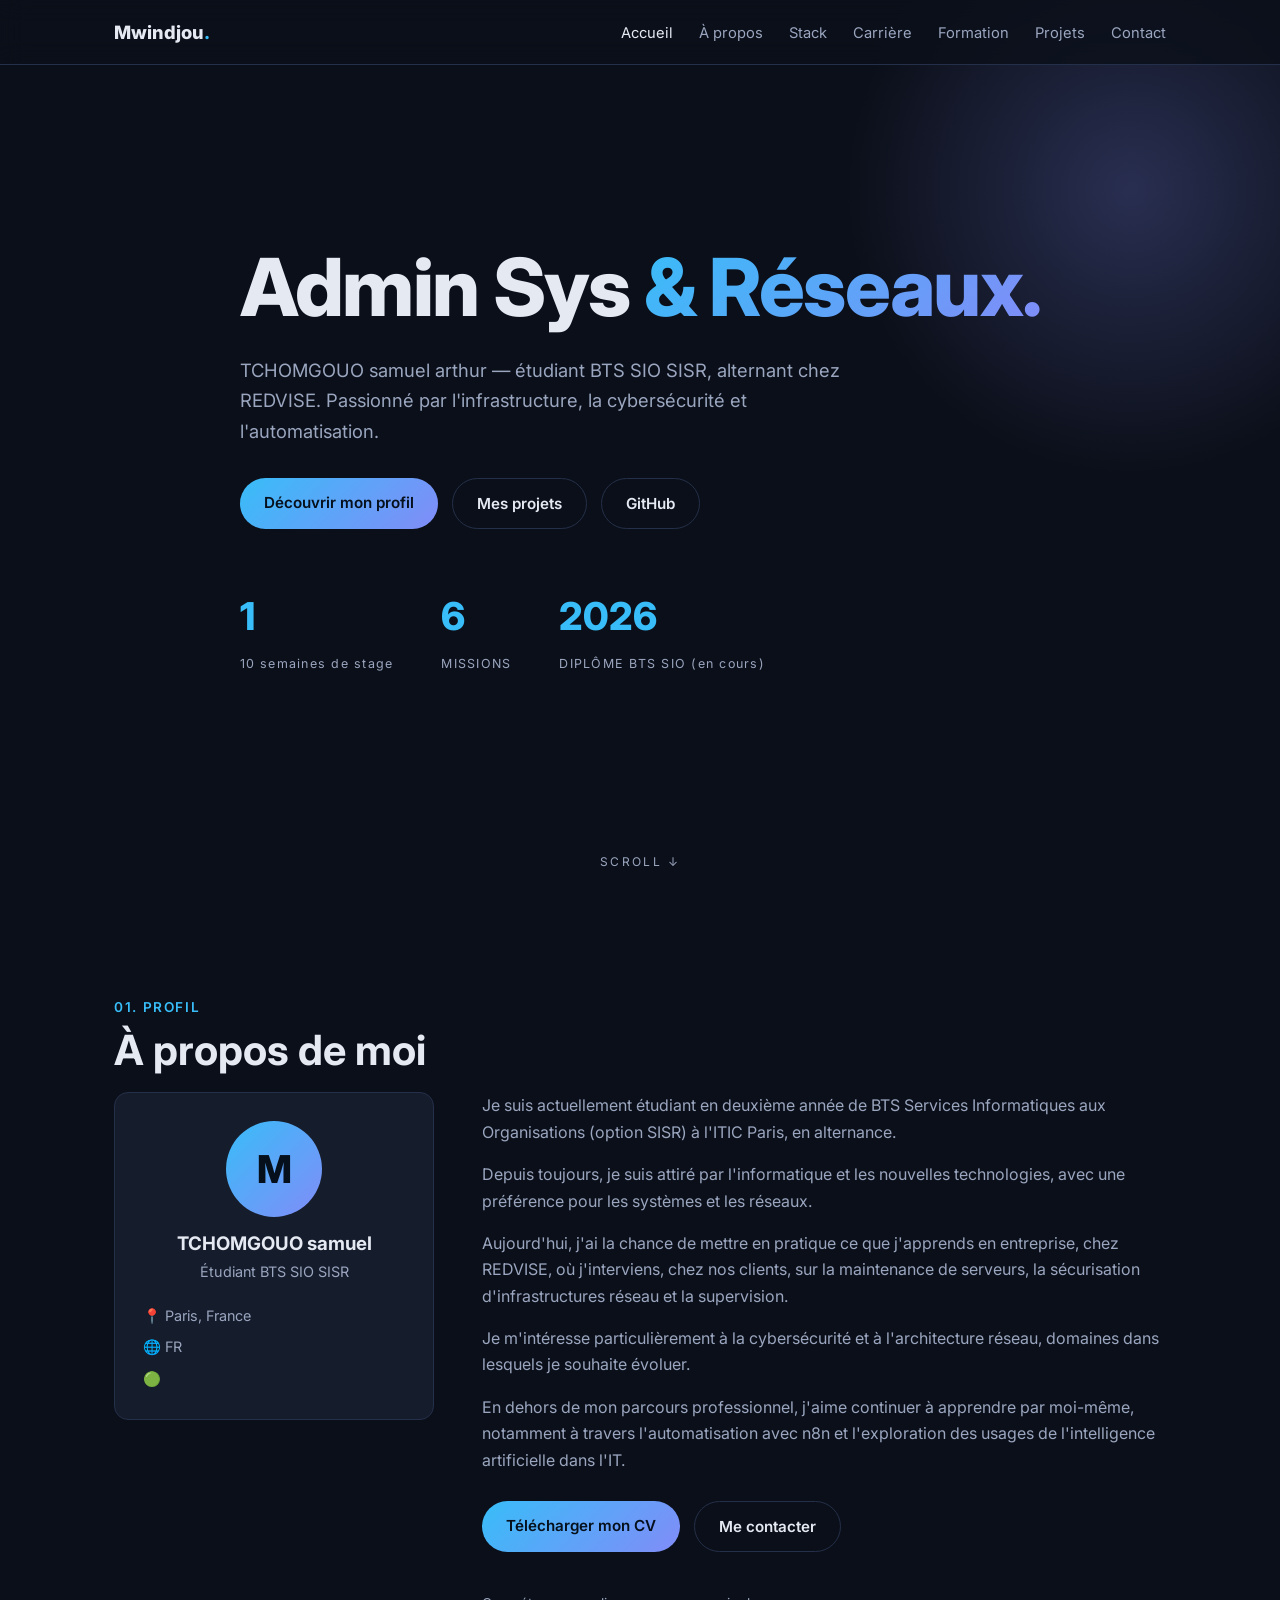
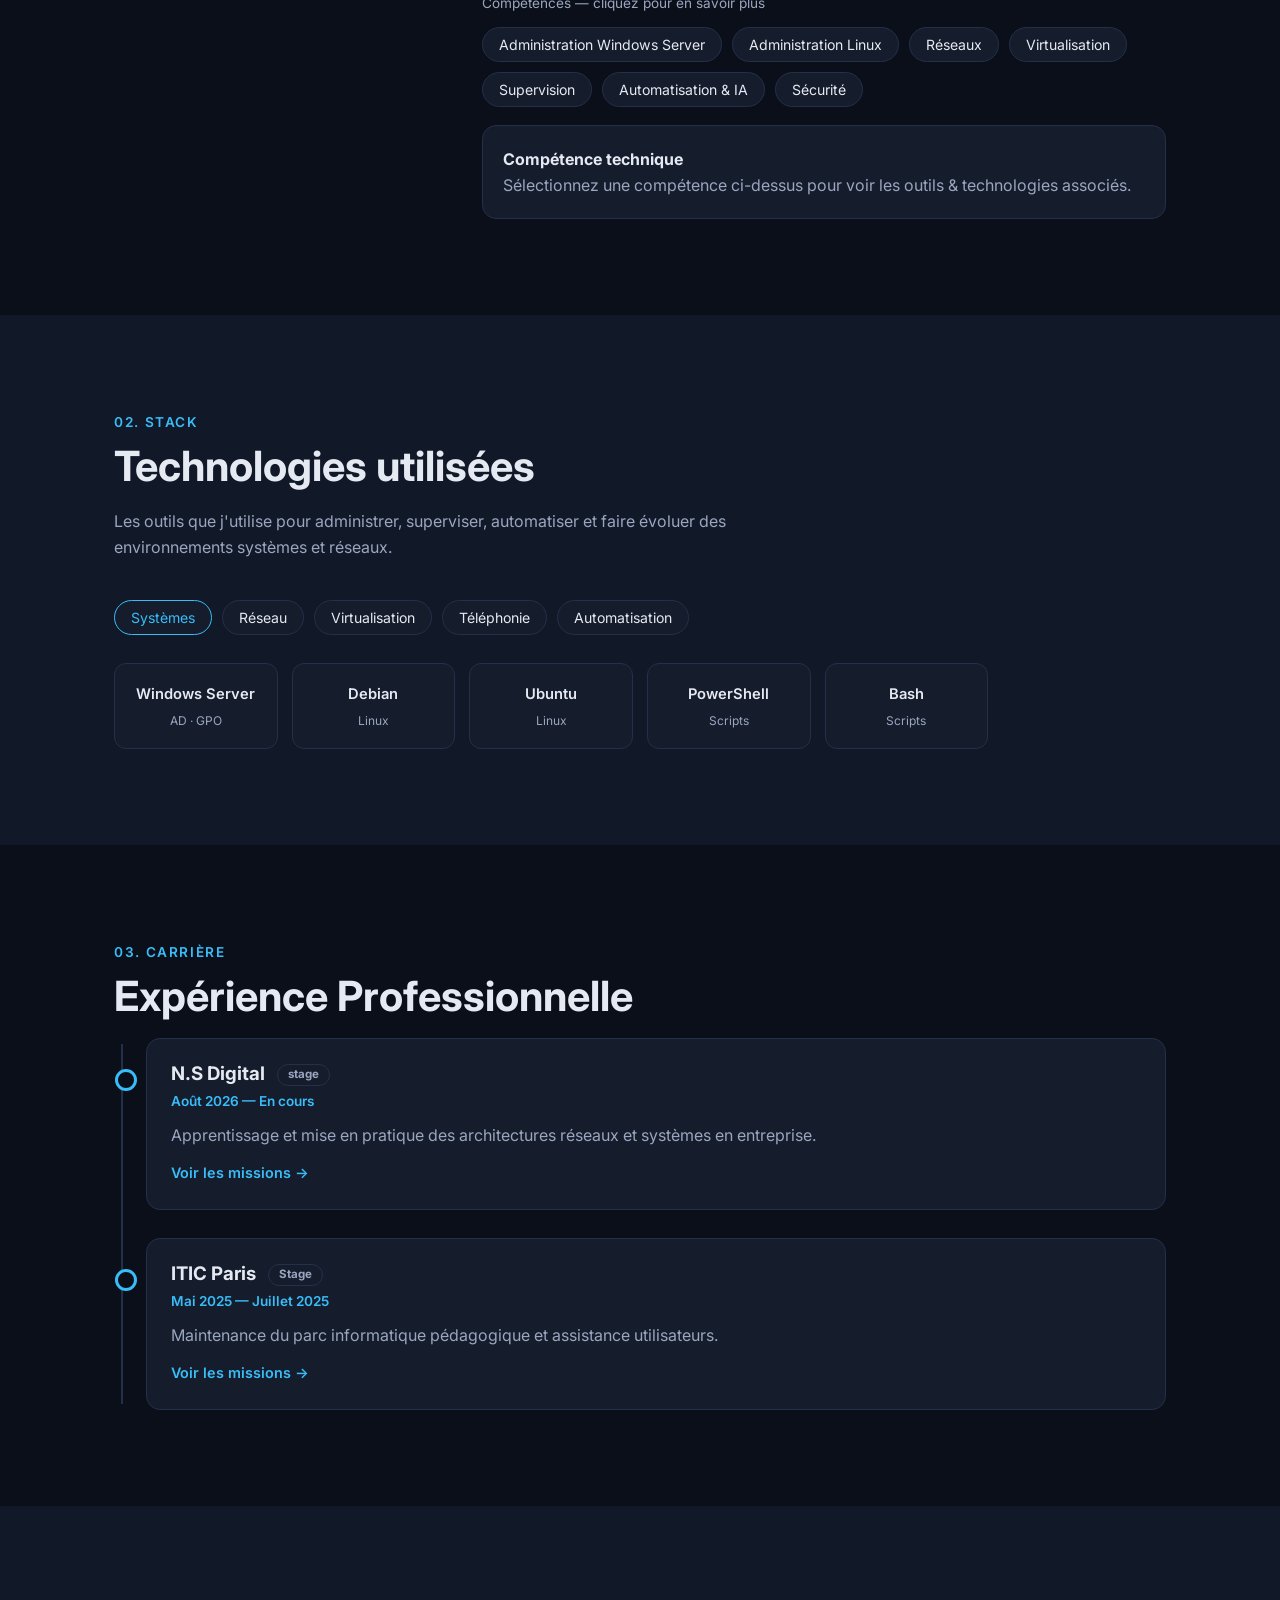
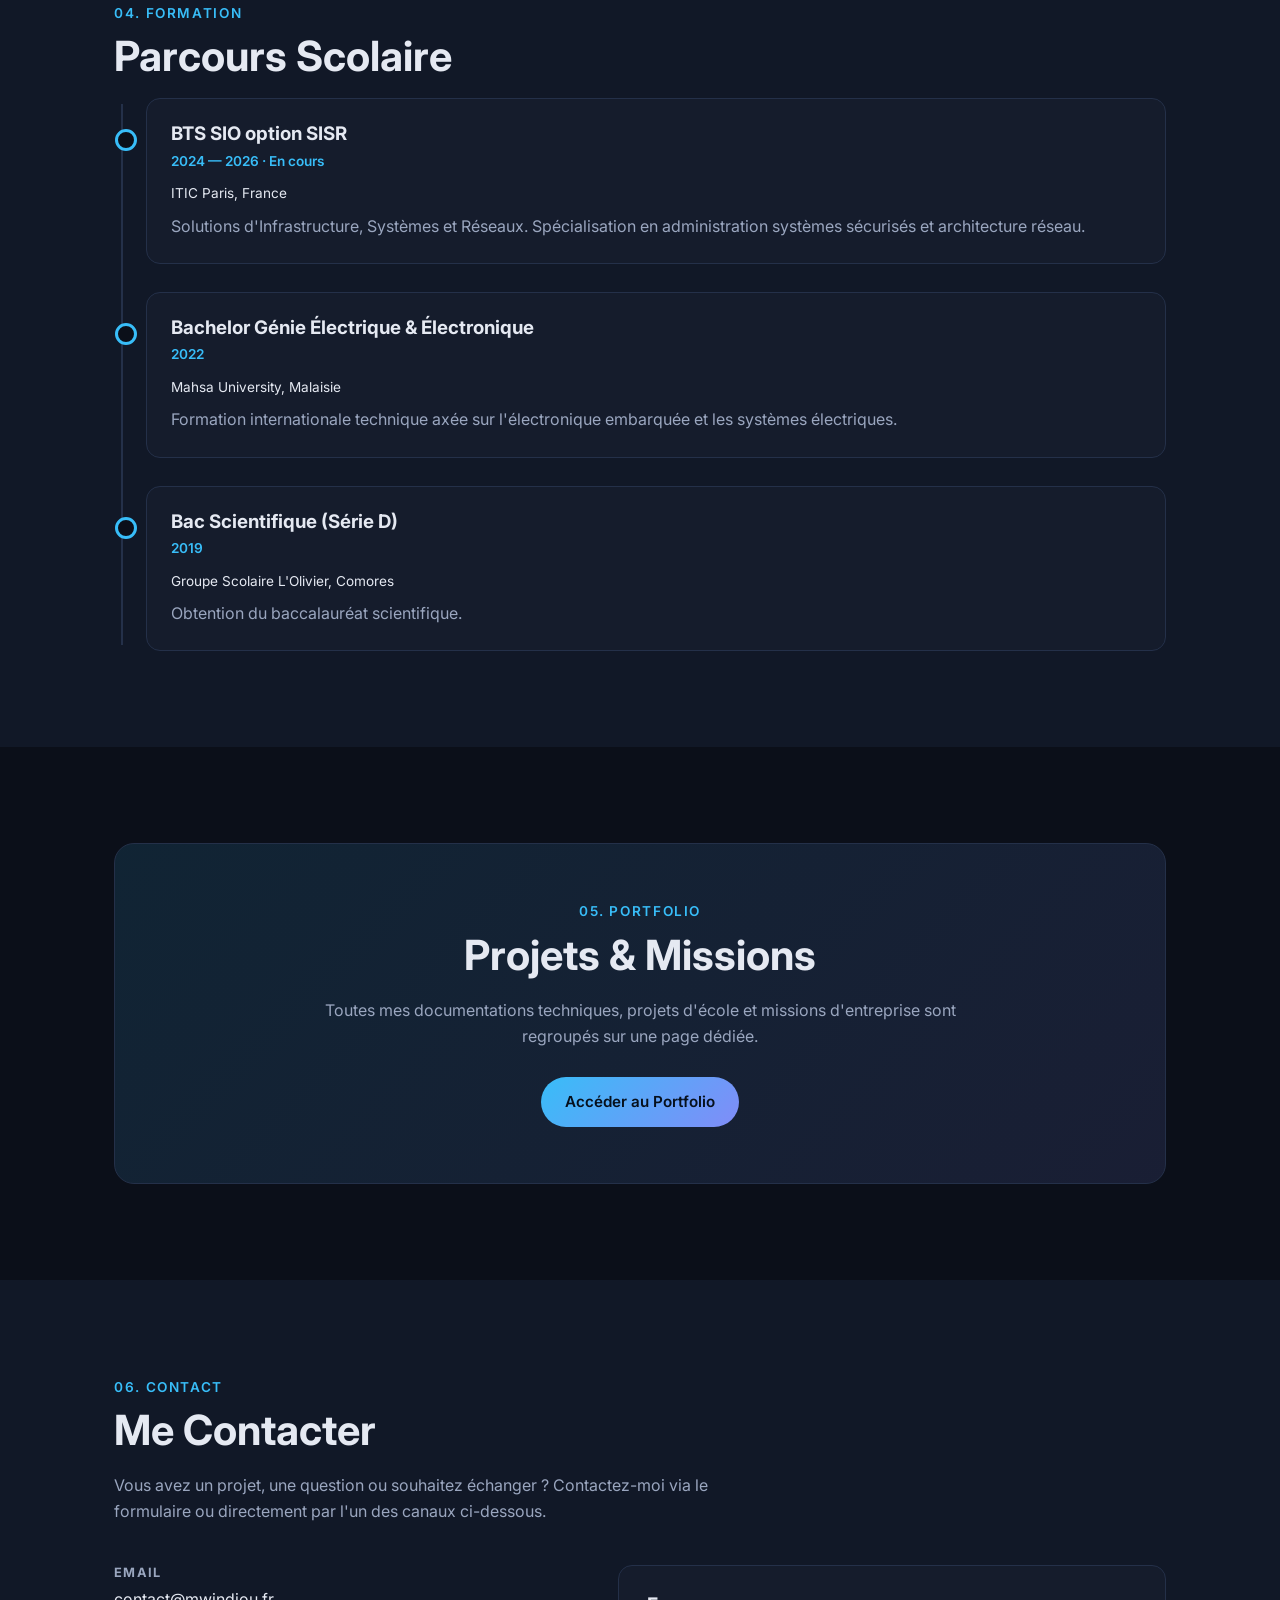
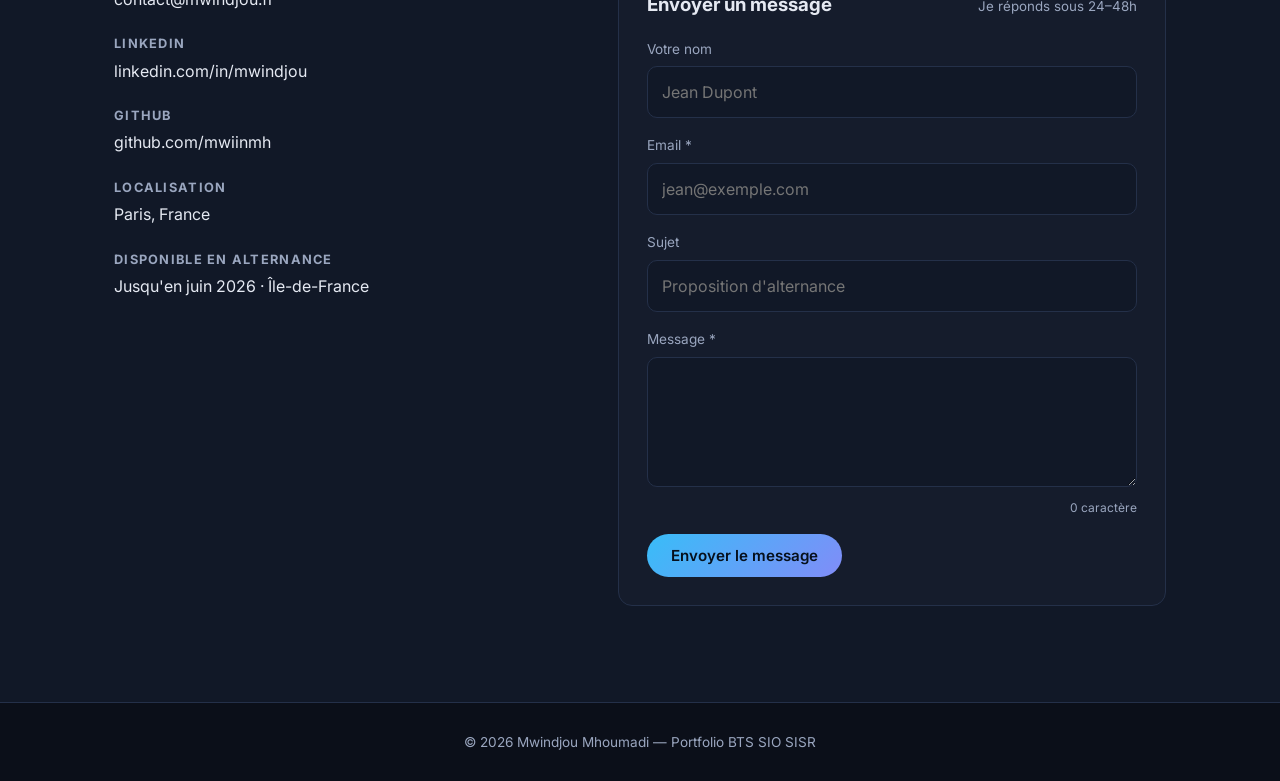
<file: index.html>
<!DOCTYPE html>
<html lang="fr">
<head>
  <meta charset="UTF-8">
  <meta name="viewport" content="width=device-width, initial-scale=1.0">
  <meta name="description" content="Portfolio de Mwindjou, Administrateur Système et Réseaux junior. Passionné par l'infrastructure, la cybersécurité et l'automatisation.">
  <title>Portfolio | Mwindjou</title>
  <link rel="preconnect" href="https://fonts.googleapis.com">
  <link href="https://fonts.googleapis.com/css2?family=Inter:wght@400;500;600;700;800&display=swap" rel="stylesheet">
  <link rel="stylesheet" href="css/style.css">
</head>
<body>

<nav class="top">
  <div class="container">
    <a href="#home" class="logo">Mwindjou<span>.</span></a>
    <button class="burger" id="burger" aria-label="Menu">☰</button>
    <ul class="links" id="links">
      <li><a href="#home">Accueil</a></li>
      <li><a href="#about">À propos</a></li>
      <li><a href="#stack">Stack</a></li>
      <li><a href="#career">Carrière</a></li>
      <li><a href="#education">Formation</a></li>
      <li><a href="projects.html">Projets</a></li>
      <li><a href="#contact">Contact</a></li>
    </ul>
  </div>
</nav>

<!-- HOME -->
<section id="home">
  <div class="container">
    <h1>Admin Sys <em>&amp; Réseaux.</em></h1>
    <p class="intro">TCHOMGOUO samuel arthur — étudiant BTS SIO SISR, alternant chez REDVISE. Passionné par l'infrastructure, la cybersécurité et l'automatisation.</p>
    <div class="cta">
      <a href="#about" class="btn primary">Découvrir mon profil</a>
      <a href="projects.html" class="btn">Mes projets</a>
      <a href="https://github.com/mwiinmh" target="_blank" rel="noopener" class="btn">GitHub</a>
    </div>
    <div class="stats">
      <div class="stat"><b data-count="1">0</b><span>10 semaines de stage </span></div>
      <div class="stat"><b data-count="6">0</b><span>MISSIONS</span></div>
      <div class="stat"><b>2026</b><span>DIPLÔME BTS SIO (en cours)</span></div>
    </div>
  </div>
  <div class="scroll">Scroll ↓</div>
</section>

<!-- ABOUT -->
<section id="about">
  <div class="container">
    <div class="eyebrow">01. Profil</div>
    <h2 class="title">À propos de moi</h2>
    <div class="about-grid">
      <aside class="profile-card reveal">
        <div class="avatar">M</div>
        <h3>TCHOMGOUO samuel</h3>
        <div class="sub">Étudiant BTS SIO SISR</div>
        <div class="sub"></div>
        <ul>
          <li>📍 Paris, France</li>
          <li>🌐 FR </li>
          <li>🟢 </li>
        </ul>
      </aside>
      <div class="about-text reveal">
        <p>Je suis actuellement étudiant en deuxième année de BTS Services Informatiques aux Organisations (option SISR) à l'ITIC Paris, en alternance.</p>
        <p>Depuis toujours, je suis attiré par l'informatique et les nouvelles technologies, avec une préférence pour les systèmes et les réseaux.</p>
        <p>Aujourd'hui, j'ai la chance de mettre en pratique ce que j'apprends en entreprise, chez REDVISE, où j'interviens, chez nos clients, sur la maintenance de serveurs, la sécurisation d'infrastructures réseau et la supervision.</p>
        <p>Je m'intéresse particulièrement à la cybersécurité et à l'architecture réseau, domaines dans lesquels je souhaite évoluer.</p>
        <p>En dehors de mon parcours professionnel, j'aime continuer à apprendre par moi-même, notamment à travers l'automatisation avec n8n et l'exploration des usages de l'intelligence artificielle dans l'IT.</p>
        <div class="cta">
          <a href="pdf/CV_Samuel_Tchomgouo_BTS_SIO_SISR.pdf" class="btn primary" download>Télécharger mon CV</a>
          <a href="#contact" class="btn">Me contacter</a>
        </div>

        <div class="skills-hint">Compétences — cliquez pour en savoir plus</div>
        <div class="chips" id="skillChips"></div>
        <div class="skill-detail" id="skillDetail">
          <b>Compétence technique</b><br>Sélectionnez une compétence ci-dessus pour voir les outils & technologies associés.
        </div>
      </div>
    </div>
  </div>
</section>

<!-- STACK -->
<section id="stack" style="background:var(--bg2)">
  <div class="container">
    <div class="eyebrow">02. Stack</div>
    <h2 class="title">Technologies utilisées</h2>
    <p class="lead">Les outils que j'utilise pour administrer, superviser, automatiser et faire évoluer des environnements systèmes et réseaux.</p>
    <div class="stack-tabs" id="stackTabs"></div>
    <div class="stack-grid" id="stackGrid"></div>
  </div>
</section>

<!-- CAREER -->
<section id="career">
  <div class="container">
    <div class="eyebrow">03. Carrière</div>
    <h2 class="title">Expérience Professionnelle</h2>
    <div class="timeline">
      <article class="t-item reveal">
        <h3>N.S Digital <span class="badge">stage</span></h3>
        <div class="meta">Août 2026 — En cours</div>
        <p>Apprentissage et mise en pratique des architectures réseaux et systèmes en entreprise.</p>
        <a class="more" href="projects.html#stage">Voir les missions →</a>
      </article>
      <article class="t-item reveal">
        <h3>ITIC Paris <span class="badge">Stage</span></h3>
        <div class="meta">Mai 2025 — Juillet 2025</div>
        <p>Maintenance du parc informatique pédagogique et assistance utilisateurs.</p>
        <a class="more" href="projects.html#stage">Voir les missions →</a>
      </article>
    </div>
  </div>
</section>

<!-- EDUCATION -->
<section id="education" style="background:var(--bg2)">
  <div class="container">
    <div class="eyebrow">04. Formation</div>
    <h2 class="title">Parcours Scolaire</h2>
    <div class="timeline">
      <article class="t-item reveal">
        <h3>BTS SIO option SISR</h3>
        <div class="meta">2024 — 2026 · En cours</div>
        <div class="loc">ITIC Paris, France</div>
        <p>Solutions d'Infrastructure, Systèmes et Réseaux. Spécialisation en administration systèmes sécurisés et architecture réseau.</p>
      </article>
      <article class="t-item reveal">
        <h3>Bachelor Génie Électrique &amp; Électronique</h3>
        <div class="meta">2022</div>
        <div class="loc">Mahsa University, Malaisie</div>
        <p>Formation internationale technique axée sur l'électronique embarquée et les systèmes électriques.</p>
      </article>
      <article class="t-item reveal">
        <h3>Bac Scientifique (Série D)</h3>
        <div class="meta">2019</div>
        <div class="loc">Groupe Scolaire L'Olivier, Comores</div>
        <p>Obtention du baccalauréat scientifique.</p>
      </article>
    </div>
  </div>
</section>

<!-- PORTFOLIO -->
<section id="portfolio">
  <div class="container">
    <div class="cta-box reveal">
      <div class="eyebrow">05. Portfolio</div>
      <h2 class="title">Projets &amp; Missions</h2>
      <p class="lead">Toutes mes documentations techniques, projets d'école et missions d'entreprise sont regroupés sur une page dédiée.</p>
      <a href="projects.html" class="btn primary">Accéder au Portfolio</a>
    </div>
  </div>
</section>

<!-- CONTACT -->
<section id="contact" style="background:var(--bg2)">
  <div class="container">
    <div class="eyebrow">06. Contact</div>
    <h2 class="title">Me Contacter</h2>
    <p class="lead">Vous avez un projet, une question ou souhaitez échanger ? Contactez-moi via le formulaire ou directement par l'un des canaux ci-dessous.</p>
    <div class="contact-grid">
      <div>
        <div class="info-block"><h4>Email</h4><a href="mailto:contact@mwindjou.fr">contact@mwindjou.fr</a></div>
        <div class="info-block"><h4>LinkedIn</h4><a href="https://linkedin.com/in/mwindjou-mhoumadi-08a2141b5/" target="_blank" rel="noopener">linkedin.com/in/mwindjou</a></div>
        <div class="info-block"><h4>GitHub</h4><a href="https://github.com/mwiinmh" target="_blank" rel="noopener">github.com/mwiinmh</a></div>
        <div class="info-block"><h4>Localisation</h4>Paris, France</div>
        <div class="info-block"><h4>Disponible en alternance</h4>Jusqu'en juin 2026 · Île-de-France</div>
      </div>
      <form class="form" id="contactForm" novalidate>
        <div class="head"><h3>Envoyer un message</h3><small>Je réponds sous 24–48h</small></div>
        <div class="success" id="success"><b>Message envoyé !</b> Je vous répondrai dans les meilleurs délais.</div>
        <div class="field"><label for="name">Votre nom</label><input id="name" type="text" placeholder="Jean Dupont"></div>
        <div class="field"><label for="email">Email *</label><input id="email" type="email" required placeholder="jean@exemple.com"></div>
        <div class="field"><label for="subject">Sujet</label><input id="subject" type="text" placeholder="Proposition d'alternance"></div>
        <div class="field"><label for="message">Message *</label><textarea id="message" required maxlength="1000"></textarea><div class="count"><span id="count">0</span> caractère</div></div>
        <button type="submit" class="btn primary">Envoyer le message</button>
      </form>
    </div>
  </div>
</section>

<footer>© 2026 Mwindjou Mhoumadi — Portfolio BTS SIO SISR</footer>

<script src="js/main.js"></script>
</body>
</html>
</file>
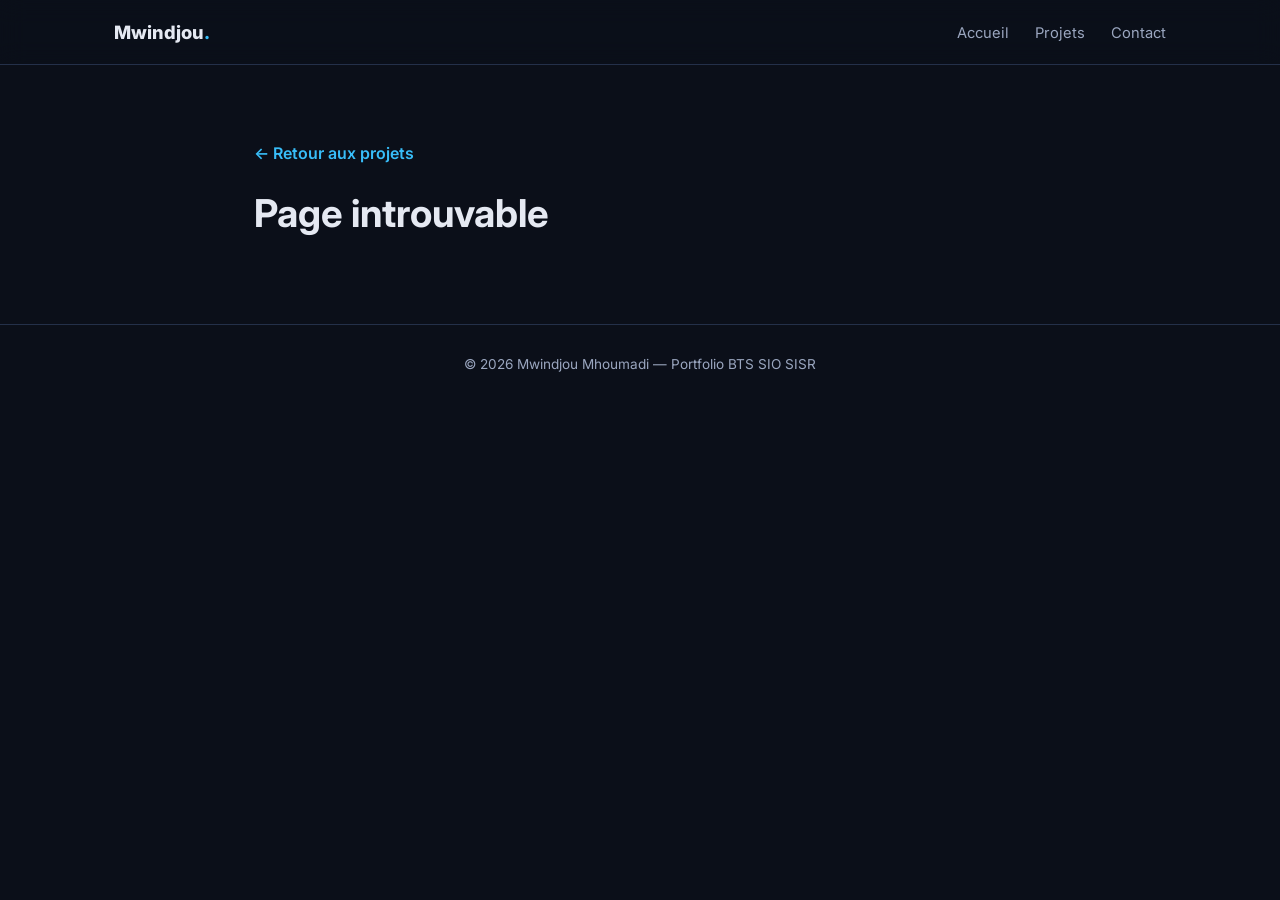
<file: details.html>
<!DOCTYPE html>
<html lang="fr">
<head>
  <meta charset="UTF-8">
  <meta name="viewport" content="width=device-width, initial-scale=1.0">
  <title>Détails | Mwindjou</title>
  <link href="https://fonts.googleapis.com/css2?family=Inter:wght@400;500;600;700;800&display=swap" rel="stylesheet">
  <link rel="stylesheet" href="css/style.css">
</head>
<body>

<nav class="top">
  <div class="container">
    <a href="index.html#home" class="logo">Mwindjou<span>.</span></a>
    <button class="burger" id="burger" aria-label="Menu">☰</button>
    <ul class="links" id="links">
      <li><a href="index.html#home">Accueil</a></li>
      <li><a href="projects.html">Projets</a></li>
      <li><a href="index.html#contact">Contact</a></li>
    </ul>
  </div>
</nav>

<main class="detail" id="detail"></main>

<footer>© 2026 Mwindjou Mhoumadi — Portfolio BTS SIO SISR</footer>

<script src="js/main.js"></script>
<script>
// Contenu modifiable : remplace les textes par tes vraies missions.
const DETAILS = {
  redvise: {
    title: "REDVISE — Missions en alternance",
    when: "Septembre 2025 — En cours",
    intro: "Maintien en condition opérationnelle des infrastructures serveurs et réseaux des clients.",
    sections: [
      ["Systèmes", ["Administration Windows Server", "Environnements virtualisés", "Gestion de parc informatique"]],
      ["Réseau", ["Configuration d'équipements Mikrotik", "Firewalling", "Planification WiFi"]],
      ["Supervision", ["Suivi de l'état des serveurs", "Gestion des alertes"]]
    ]
  },
  itic: {
    title: "ITIC Paris — Compte rendu de stage",
    when: "Mai 2025 — Juillet 2025 · 10 semaines",
    intro: "Immersion dans le service informatique : parc de plus de 200 postes de TP et serveurs pédagogiques.",
    sections: [
      ["Monitoring", ["Mise en place de Zabbix"]],
      ["Sécurité", ["VPN Mikrotik"]],
      ["Automatisation", ["Déploiement système avec NTLite"]],
      ["Support", ["Assistance utilisateurs", "Brassage et fiabilisation des accès en salle"]]
    ]
  },
  sio_sys: {
    title: "Ateliers Systèmes",
    when: "BTS SIO SISR",
    intro: "Administration Windows Server et Linux.",
    sections: [
      ["Active Directory", ["Migration de rôles FSMO", "Déploiement via scripts Bash/CSV"]],
      ["Gestion de parc", ["Installation et configuration de GLPI"]]
    ]
  },
  sio_net: {
    title: "Ateliers Réseaux",
    when: "BTS SIO SISR",
    intro: "Architecture et paramétrage d'équipements réseau.",
    sections: [
      ["Équipements", ["Mikrotik", "Cisco", "pfSense"]],
      ["Protocoles", ["Routage RIP", "Haute disponibilité (HA)", "Liaisons sans fil point-à-point"]]
    ]
  },
  bts_exam: {
    title: "Dossiers d'examen E4 / E6",
    when: "BTS SIO SISR",
    intro: "Travaux officiels produits pour la soutenance devant le jury du BTS.",
    sections: [
      ["Contenu", ["Contextes reconstitués", "Fiches méthodologiques de résolution de problèmes techniques", "Gestion de patrimoine IT"]]
    ]
  }
};

const id = new URLSearchParams(location.search).get('id');
const d = DETAILS[id];
const root = document.getElementById('detail');
root.innerHTML = d
  ? `<a class="back" href="projects.html">← Retour aux projets</a>
     <h1>${d.title}</h1><div class="when">${d.when}</div><p>${d.intro}</p>
     ${d.sections.map(([h, items]) => `<h2>${h}</h2><ul>${items.map(i => `<li>${i}</li>`).join('')}</ul>`).join('')}`
  : `<a class="back" href="projects.html">← Retour aux projets</a><h1>Page introuvable</h1>`;
if (d) document.title = d.title + ' | Mwindjou';
</script>
</body>
</html>
</file>
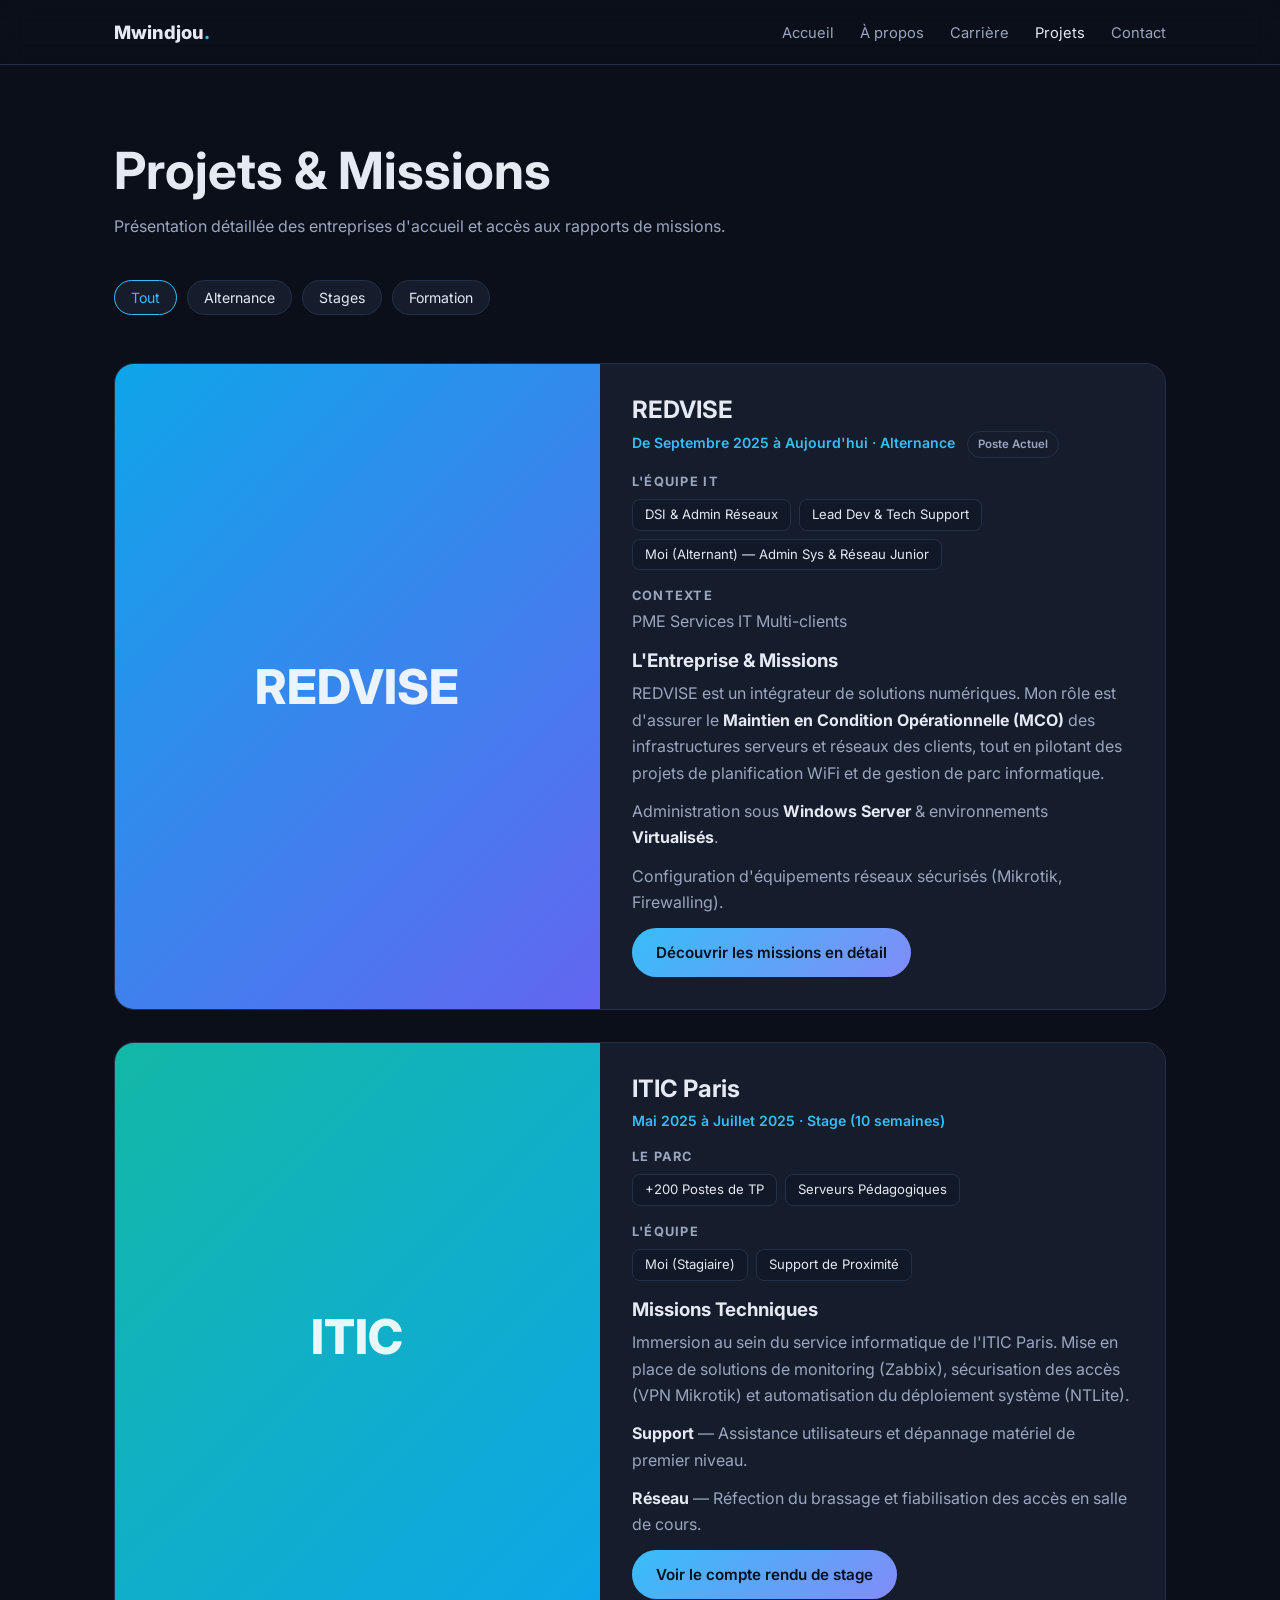
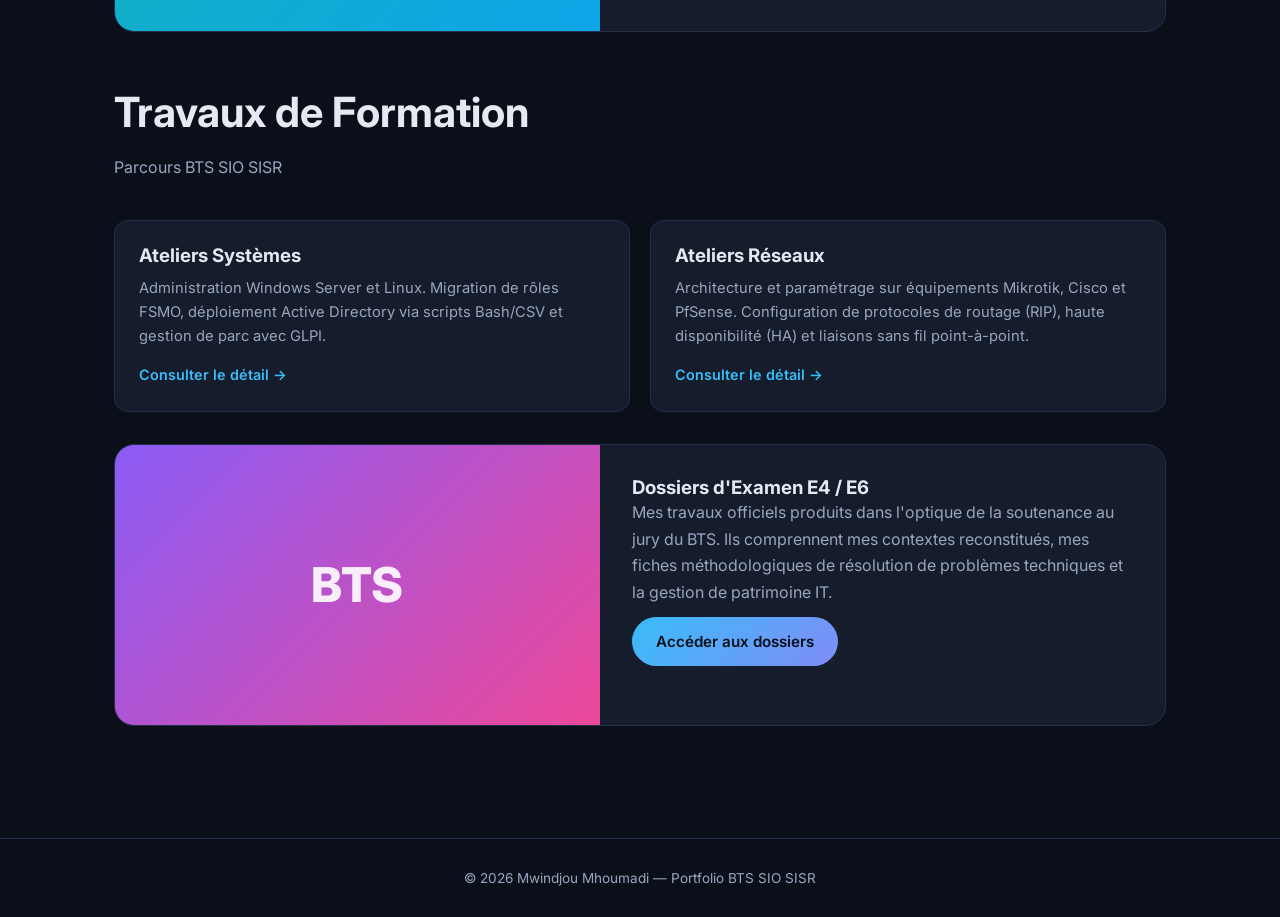
<file: projects.html>
<!DOCTYPE html>
<html lang="fr">
<head>
  <meta charset="UTF-8">
  <meta name="viewport" content="width=device-width, initial-scale=1.0">
  <meta name="description" content="Portfolio de Mwindjou : projets, missions en entreprise et parcours scolaire en administration systèmes et réseaux.">
  <title>Projets &amp; Missions | Mwindjou</title>
  <link href="https://fonts.googleapis.com/css2?family=Inter:wght@400;500;600;700;800&display=swap" rel="stylesheet">
  <link rel="stylesheet" href="css/style.css">
</head>
<body>

<nav class="top">
  <div class="container">
    <a href="index.html#home" class="logo">Mwindjou<span>.</span></a>
    <button class="burger" id="burger" aria-label="Menu">☰</button>
    <ul class="links" id="links">
      <li><a href="index.html#home">Accueil</a></li>
      <li><a href="index.html#about">À propos</a></li>
      <li><a href="index.html#career">Carrière</a></li>
      <li><a href="projects.html" class="active">Projets</a></li>
      <li><a href="index.html#contact">Contact</a></li>
    </ul>
  </div>
</nav>

<header class="page-head">
  <div class="container">
    <h1>Projets &amp; Missions</h1>
    <p class="lead">Présentation détaillée des entreprises d'accueil et accès aux rapports de missions.</p>
    <div class="filters" id="filters">
      <button class="chip on" data-filter="all">Tout</button>
      <button class="chip" data-filter="alternance">Alternance</button>
      <button class="chip" data-filter="stage">Stages</button>
      <button class="chip" data-filter="formation">Formation</button>
    </div>
  </div>
</header>

<main class="container" style="padding-bottom:80px">

  <article class="proj" id="alternance" data-cat="alternance">
    <div class="visual v1">REDVISE</div>
    <div class="body">
      <h2>REDVISE</h2>
      <div class="when">De Septembre 2025 à Aujourd'hui · Alternance <span class="badge">Poste Actuel</span></div>
      <h4>L'Équipe IT</h4>
      <ul class="team">
        <li>DSI &amp; Admin Réseaux</li>
        <li>Lead Dev &amp; Tech Support</li>
        <li>Moi (Alternant) — Admin Sys &amp; Réseau Junior</li>
      </ul>
      <h4>Contexte</h4>
      <p>PME Services IT Multi-clients</p>
      <h3 style="margin:16px 0 8px">L'Entreprise &amp; Missions</h3>
      <p>REDVISE est un intégrateur de solutions numériques. Mon rôle est d'assurer le <strong>Maintien en Condition Opérationnelle (MCO)</strong> des infrastructures serveurs et réseaux des clients, tout en pilotant des projets de planification WiFi et de gestion de parc informatique.</p>
      <p>Administration sous <strong>Windows Server</strong> &amp; environnements <strong>Virtualisés</strong>.</p>
      <p>Configuration d'équipements réseaux sécurisés (Mikrotik, Firewalling).</p>
      <a class="btn primary" href="details.html?id=redvise">Découvrir les missions en détail</a>
    </div>
  </article>

  <article class="proj" id="stage" data-cat="stage">
    <div class="visual v2">ITIC</div>
    <div class="body">
      <h2>ITIC Paris</h2>
      <div class="when">Mai 2025 à Juillet 2025 · Stage (10 semaines)</div>
      <h4>Le Parc</h4>
      <ul class="team"><li>+200 Postes de TP</li><li>Serveurs Pédagogiques</li></ul>
      <h4>L'Équipe</h4>
      <ul class="team"><li>Moi (Stagiaire)</li><li>Support de Proximité</li></ul>
      <h3 style="margin:16px 0 8px">Missions Techniques</h3>
      <p>Immersion au sein du service informatique de l'ITIC Paris. Mise en place de solutions de monitoring (Zabbix), sécurisation des accès (VPN Mikrotik) et automatisation du déploiement système (NTLite).</p>
      <p><strong>Support</strong> — Assistance utilisateurs et dépannage matériel de premier niveau.</p>
      <p><strong>Réseau</strong> — Réfection du brassage et fiabilisation des accès en salle de cours.</p>
      <a class="btn primary" href="details.html?id=itic">Voir le compte rendu de stage</a>
    </div>
  </article>

  <section data-cat="formation" style="padding:24px 0 0">
    <h2 class="title">Travaux de Formation</h2>
    <p class="lead">Parcours BTS SIO SISR</p>
    <div class="cards">
      <a class="mini" href="details.html?id=sio_sys">
        <h3>Ateliers Systèmes</h3>
        <p>Administration Windows Server et Linux. Migration de rôles FSMO, déploiement Active Directory via scripts Bash/CSV et gestion de parc avec GLPI.</p>
        <span class="go">Consulter le détail →</span>
      </a>
      <a class="mini" href="details.html?id=sio_net">
        <h3>Ateliers Réseaux</h3>
        <p>Architecture et paramétrage sur équipements Mikrotik, Cisco et PfSense. Configuration de protocoles de routage (RIP), haute disponibilité (HA) et liaisons sans fil point-à-point.</p>
        <span class="go">Consulter le détail →</span>
      </a>
    </div>

    <article class="proj" style="margin-top:32px">
      <div class="visual v3">BTS</div>
      <div class="body">
        <h3>Dossiers d'Examen E4 / E6</h3>
        <p>Mes travaux officiels produits dans l'optique de la soutenance au jury du BTS. Ils comprennent mes contextes reconstitués, mes fiches méthodologiques de résolution de problèmes techniques et la gestion de patrimoine IT.</p>
        <a class="btn primary" href="details.html?id=bts_exam">Accéder aux dossiers</a>
      </div>
    </article>
  </section>
</main>

<footer>© 2026 Mwindjou Mhoumadi — Portfolio BTS SIO SISR</footer>
<script src="js/main.js"></script>
</body>
</html>
</file>
<file: css/style.css>
:root{
  --bg:#0b0f19;--bg2:#111827;--card:#151c2c;--line:#243049;
  --text:#e5e9f2;--muted:#9aa6bf;--accent:#38bdf8;--accent2:#818cf8;
  --radius:14px;--max:1100px;
}
*{box-sizing:border-box;margin:0;padding:0}
html{scroll-behavior:smooth;scroll-padding-top:80px}
body{font-family:'Inter',system-ui,-apple-system,Segoe UI,Roboto,sans-serif;background:var(--bg);color:var(--text);line-height:1.65}
a{color:inherit;text-decoration:none}
img{max-width:100%;display:block}
.container{max-width:var(--max);margin:0 auto;padding:0 24px}
section{padding:96px 0}
.eyebrow{color:var(--accent);font-weight:600;font-size:.85rem;letter-spacing:.12em;text-transform:uppercase;margin-bottom:8px}
h1,h2,h3,h4{line-height:1.2}
h2.title{font-size:clamp(1.8rem,4vw,2.6rem);margin-bottom:16px}
.lead{color:var(--muted);max-width:640px;margin-bottom:40px}

/* NAV */
nav.top{position:fixed;inset:0 0 auto 0;z-index:50;background:rgba(11,15,25,.8);backdrop-filter:blur(12px);border-bottom:1px solid var(--line)}
nav.top .container{display:flex;align-items:center;justify-content:space-between;height:64px}
.logo{font-weight:800;font-size:1.15rem}
.logo span{color:var(--accent)}
.links{display:flex;gap:26px;list-style:none}
.links a{color:var(--muted);font-size:.92rem;transition:.2s}
.links a:hover,.links a.active{color:var(--text)}
.burger{display:none;background:none;border:0;color:var(--text);font-size:1.6rem;cursor:pointer}

/* BUTTONS */
.btn{display:inline-block;padding:12px 24px;border-radius:999px;font-weight:600;font-size:.95rem;border:1px solid var(--line);transition:.2s;cursor:pointer;background:transparent;color:var(--text);font-family:inherit}
.btn:hover{border-color:var(--accent);transform:translateY(-2px)}
.btn.primary{background:linear-gradient(135deg,var(--accent),var(--accent2));color:#06101c;border:0}
.btn.primary:hover{box-shadow:0 8px 24px rgba(56,189,248,.35)}

/* HERO */
#home{min-height:100vh;display:flex;align-items:center;padding-top:110px;position:relative;overflow:hidden}
#home::before{content:"";position:absolute;width:620px;height:620px;right:-160px;top:-120px;background:radial-gradient(circle,rgba(129,140,248,.25),transparent 65%);pointer-events:none}
#home h1{font-size:clamp(2.6rem,7vw,5rem);font-weight:800;letter-spacing:-.02em;margin-bottom:20px}
#home h1 em{font-style:normal;background:linear-gradient(135deg,var(--accent),var(--accent2));-webkit-background-clip:text;background-clip:text;color:transparent}
#home p.intro{color:var(--muted);font-size:1.15rem;max-width:620px;margin-bottom:32px}
.cta{display:flex;flex-wrap:wrap;gap:14px;margin-bottom:56px}
.stats{display:flex;gap:48px;flex-wrap:wrap}
.stat b{display:block;font-size:2.4rem;font-weight:800;color:var(--accent)}
.stat span{color:var(--muted);font-size:.78rem;letter-spacing:.1em}
.scroll{position:absolute;bottom:28px;left:50%;transform:translateX(-50%);color:var(--muted);font-size:.75rem;letter-spacing:.2em;text-transform:uppercase}

/* ABOUT */
.about-grid{display:grid;grid-template-columns:320px 1fr;gap:48px;align-items:start}
.profile-card{background:var(--card);border:1px solid var(--line);border-radius:var(--radius);padding:28px;text-align:center}
.avatar{width:96px;height:96px;border-radius:50%;margin:0 auto 16px;background:linear-gradient(135deg,var(--accent),var(--accent2));display:grid;place-items:center;font-size:2.4rem;font-weight:800;color:#06101c}
.profile-card h3{margin-bottom:4px}
.profile-card .sub{color:var(--muted);font-size:.9rem}
.profile-card ul{list-style:none;margin-top:20px;text-align:left;font-size:.9rem;color:var(--muted);display:grid;gap:8px}
.about-text p{color:var(--muted);margin-bottom:16px}
.about-text .cta{margin:28px 0 0}
.skills-hint{margin-top:40px;color:var(--muted);font-size:.85rem}
.chips{display:flex;flex-wrap:wrap;gap:10px;margin-top:12px}
.chip{padding:8px 16px;border-radius:999px;background:var(--card);border:1px solid var(--line);font-size:.88rem;cursor:pointer;transition:.2s;color:var(--text);font-family:inherit}
.chip:hover,.chip.on{border-color:var(--accent);color:var(--accent)}
.skill-detail{margin-top:18px;background:var(--card);border:1px solid var(--line);border-radius:var(--radius);padding:20px;min-height:90px;color:var(--muted)}
.skill-detail b{color:var(--text)}
.skill-detail .tools{margin-top:10px;display:flex;flex-wrap:wrap;gap:8px}
.skill-detail .tools span{background:var(--bg2);border:1px solid var(--line);border-radius:8px;padding:4px 10px;font-size:.82rem;color:var(--accent)}

/* STACK */
.stack-tabs{display:flex;gap:10px;flex-wrap:wrap;margin-bottom:28px}
.stack-grid{display:grid;grid-template-columns:repeat(auto-fill,minmax(150px,1fr));gap:14px}
.tech{background:var(--card);border:1px solid var(--line);border-radius:12px;padding:18px 12px;text-align:center;font-weight:600;font-size:.92rem;transition:.2s}
.tech:hover{transform:translateY(-4px);border-color:var(--accent)}
.tech small{display:block;color:var(--muted);font-weight:400;font-size:.75rem;margin-top:4px}

/* TIMELINE */
.timeline{position:relative;padding-left:32px;display:grid;gap:28px}
.timeline::before{content:"";position:absolute;left:7px;top:6px;bottom:6px;width:2px;background:var(--line)}
.t-item{position:relative;background:var(--card);border:1px solid var(--line);border-radius:var(--radius);padding:24px}
.t-item::before{content:"";position:absolute;left:-32px;top:30px;width:16px;height:16px;border-radius:50%;background:var(--bg);border:3px solid var(--accent)}
.t-item .meta{color:var(--accent);font-size:.85rem;font-weight:600;margin:4px 0 10px}
.t-item p{color:var(--muted)}
.t-item .loc{font-size:.85rem;margin-bottom:8px}
.t-item a.more{display:inline-block;margin-top:12px;color:var(--accent);font-weight:600;font-size:.9rem}
.badge{display:inline-block;font-size:.72rem;padding:3px 10px;border-radius:999px;border:1px solid var(--line);color:var(--muted);margin-left:8px;vertical-align:middle}

/* PORTFOLIO CTA */
.cta-box{background:linear-gradient(135deg,rgba(56,189,248,.12),rgba(129,140,248,.12));border:1px solid var(--line);border-radius:20px;padding:56px 32px;text-align:center}
.cta-box .lead{margin:0 auto 28px}

/* CONTACT */
.contact-grid{display:grid;grid-template-columns:1fr 1.2fr;gap:48px}
.info-block{margin-bottom:24px}
.info-block h4{color:var(--muted);font-size:.8rem;letter-spacing:.1em;text-transform:uppercase;margin-bottom:6px}
.info-block a:hover{color:var(--accent)}
.form{background:var(--card);border:1px solid var(--line);border-radius:var(--radius);padding:28px}
.form .head{display:flex;justify-content:space-between;align-items:baseline;margin-bottom:20px}
.form .head small{color:var(--muted)}
.field{margin-bottom:16px}
.field label{display:block;font-size:.85rem;color:var(--muted);margin-bottom:6px}
.field input,.field textarea{width:100%;background:var(--bg2);border:1px solid var(--line);border-radius:10px;padding:12px 14px;color:var(--text);font:inherit}
.field input:focus,.field textarea:focus{outline:none;border-color:var(--accent)}
.field textarea{min-height:130px;resize:vertical}
.count{font-size:.75rem;color:var(--muted);text-align:right;margin-top:4px}
.success{display:none;background:rgba(34,197,94,.12);border:1px solid #22c55e;color:#86efac;border-radius:10px;padding:12px 14px;margin-bottom:16px;font-size:.9rem}
.success.show{display:block}

footer{border-top:1px solid var(--line);padding:28px 0;text-align:center;color:var(--muted);font-size:.85rem}

/* PROJECTS PAGE */
.page-head{padding:140px 0 40px}
.page-head h1{font-size:clamp(2rem,5vw,3.2rem);margin-bottom:12px}
.filters{display:flex;gap:10px;flex-wrap:wrap;margin:24px 0 8px}
.proj{display:grid;grid-template-columns:1fr 1.1fr;gap:32px;background:var(--card);border:1px solid var(--line);border-radius:20px;overflow:hidden;margin-bottom:32px}
.proj .visual{min-height:280px;display:grid;place-items:center;font-size:3rem;font-weight:800;color:rgba(255,255,255,.9)}
.v1{background:linear-gradient(135deg,#0ea5e9,#6366f1)}
.v2{background:linear-gradient(135deg,#14b8a6,#0ea5e9)}
.v3{background:linear-gradient(135deg,#8b5cf6,#ec4899)}
.proj .body{padding:32px 32px 32px 0}
.proj .body h2{margin-bottom:6px}
.proj .when{color:var(--accent);font-size:.88rem;font-weight:600;margin-bottom:16px}
.proj .body p{color:var(--muted);margin-bottom:12px}
.proj ul.team{list-style:none;display:flex;flex-wrap:wrap;gap:8px;margin:10px 0 18px}
.proj ul.team li{background:var(--bg2);border:1px solid var(--line);padding:4px 12px;border-radius:8px;font-size:.82rem}
.proj h4{margin:14px 0 4px;font-size:.8rem;text-transform:uppercase;letter-spacing:.1em;color:var(--muted)}
.proj strong{color:var(--text)}
.cards{display:grid;grid-template-columns:repeat(auto-fit,minmax(280px,1fr));gap:20px;margin-bottom:32px}
.mini{background:var(--card);border:1px solid var(--line);border-radius:var(--radius);padding:24px;transition:.2s}
.mini:hover{border-color:var(--accent);transform:translateY(-3px)}
.mini h3{margin-bottom:8px}
.mini p{color:var(--muted);margin-bottom:12px;font-size:.92rem}
.mini span.go{color:var(--accent);font-weight:600;font-size:.9rem}
.hidden{display:none!important}

/* DETAILS */
.detail{max-width:820px;margin:0 auto;padding:140px 24px 80px}
.detail h1{font-size:2.4rem;margin-bottom:8px}
.detail .when{color:var(--accent);font-weight:600;margin-bottom:28px}
.detail h2{margin:32px 0 10px;font-size:1.3rem}
.detail p,.detail li{color:var(--muted)}
.detail ul{padding-left:20px;display:grid;gap:6px}
.back{display:inline-block;margin-bottom:24px;color:var(--accent);font-weight:600}

/* REVEAL */
.reveal{opacity:0;transform:translateY(24px);transition:.7s ease}
.reveal.in{opacity:1;transform:none}

@media(max-width:860px){
  .about-grid,.contact-grid,.proj{grid-template-columns:1fr}
  .proj .body{padding:0 24px 28px}
  .links{position:fixed;top:64px;left:0;right:0;flex-direction:column;background:var(--bg);padding:20px 24px;border-bottom:1px solid var(--line);display:none}
  .links.open{display:flex}
  .burger{display:block}
  section{padding:72px 0}
}
</file>
